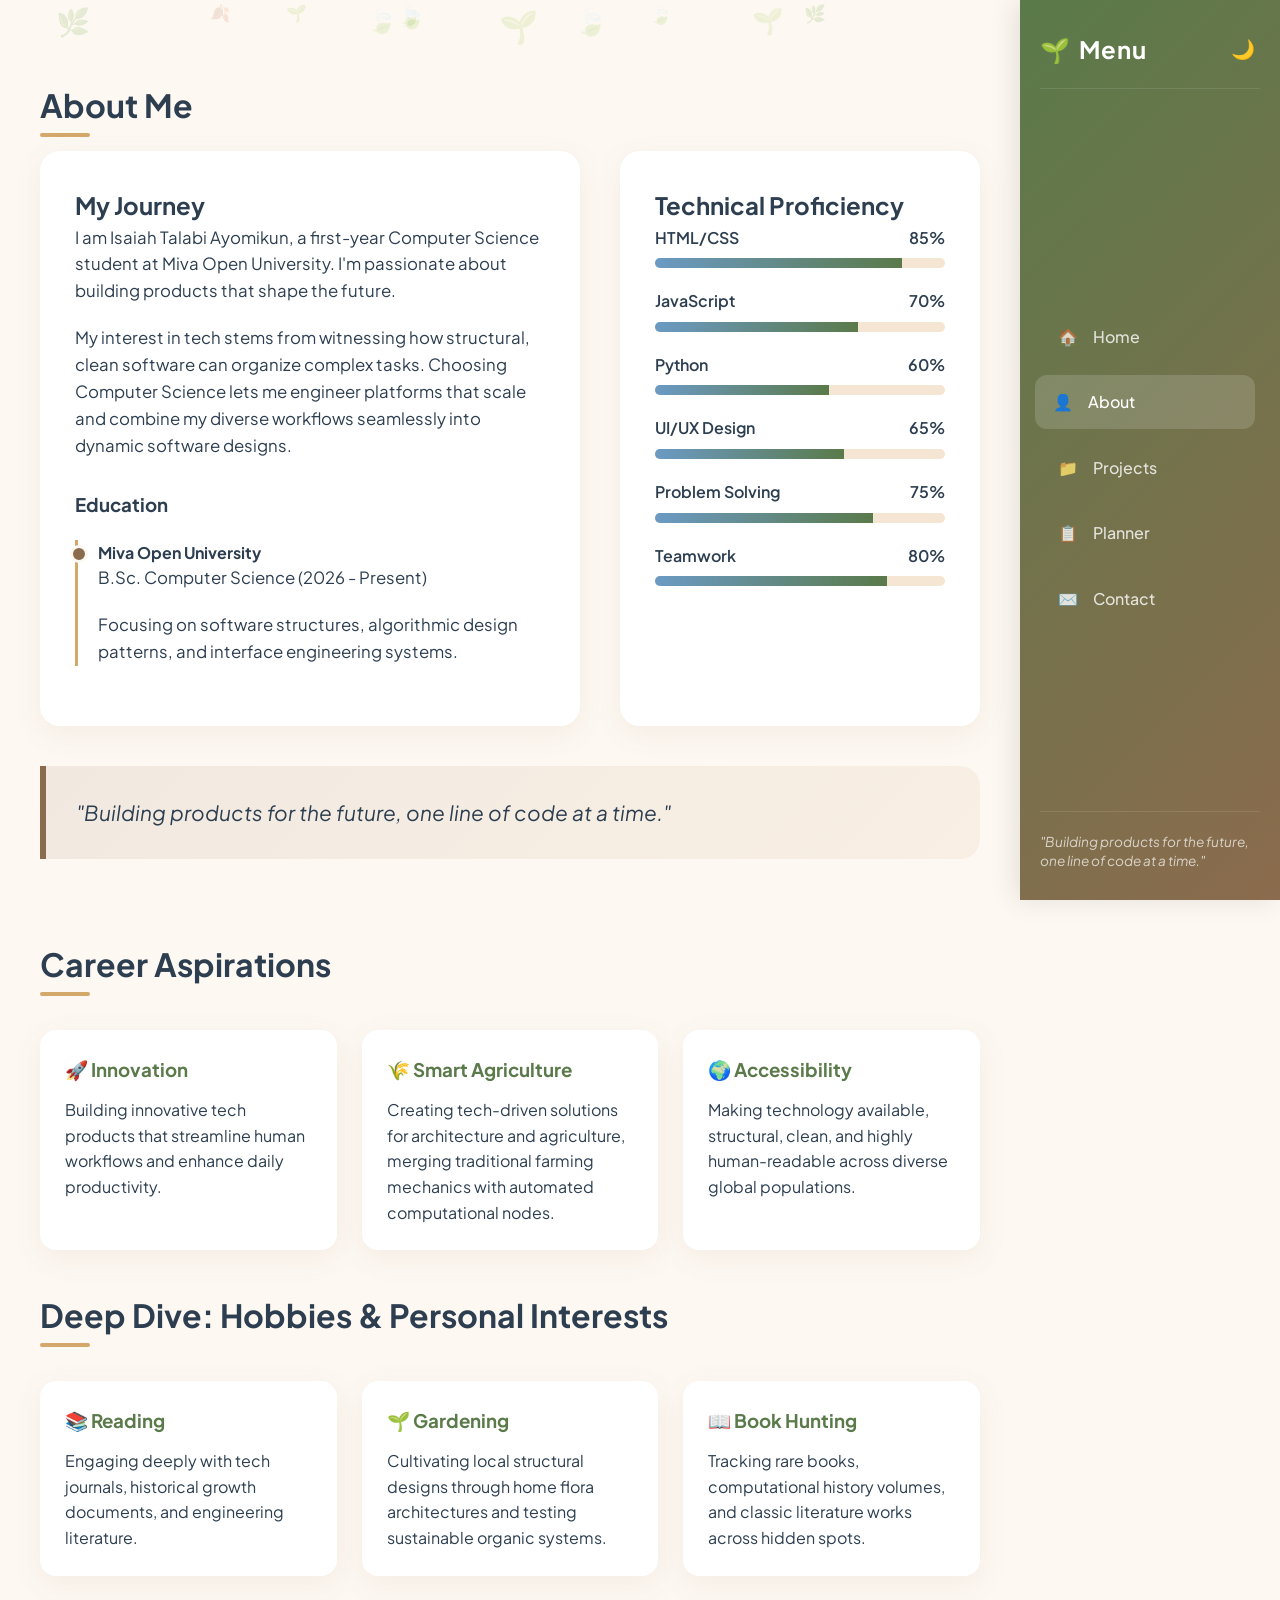
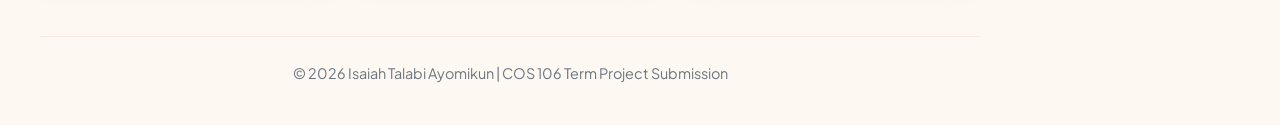
<file: about.html>
<!DOCTYPE html>
<html lang="en">
<head>
    <meta charset="UTF-8">
    <meta name="viewport" content="width=device-width, initial-scale=1.0">
    <title>About Me | Isaiah Talabi Ayomikun</title>
    <link rel="stylesheet" href="styles/style.css">
</head>
<body>
    <div class="leaves-container" id="leavesContainer"></div>
    <button class="mobile-nav-toggle" id="mobileToggle">☰</button>
    <button class="back-to-top" id="backToTop">🌿</button>

    <div class="app-container">
        <aside class="sidebar" id="sidebar">
            <div class="sidebar-header">
                <div class="logo">🌱 <span>Menu</span></div>
                <button class="theme-toggle" id="themeToggle">🌙</button>
            </div>
            <nav>
                <ul class="nav-links">
                    <li><a href="index.html"><span>🏠</span> <span>Home</span></a></li>
                    <li class="active"><a href="about.html"><span>👤</span> <span>About</span></a></li>
                    <li><a href="projects.html"><span>📁</span> <span>Projects</span></a></li>
                    <li><a href="planner.html"><span>📋</span> <span>Planner</span></a></li>
                    <li><a href="contact.html"><span>✉️</span> <span>Contact</span></a></li>
                </ul>
            </nav>
            <div class="sidebar-footer">
                "Building products for the future, one line of code at a time."
            </div>
        </aside>

        <main>
            <h1 class="section-title">About Me</h1>
            
            <div class="about-layout">
                <div class="bio-card">
                    <h2>My Journey</h2>
                    <p>I am Isaiah Talabi Ayomikun, a first-year Computer Science student at Miva Open University. I'm passionate about building products that shape the future.</p>
                    <p>My interest in tech stems from witnessing how structural, clean software can organize complex tasks. Choosing Computer Science lets me engineer platforms that scale and combine my diverse workflows seamlessly into dynamic software designs.</p>
                    
                    <h3 style="margin-top: 30px; margin-bottom: 15px;">Education</h3>
                    <div class="timeline">
                        <div class="timeline-item">
                            <h4>Miva Open University</h4>
                            <p>B.Sc. Computer Science (2026 - Present)</p>
                            <p>Focusing on software structures, algorithmic design patterns, and interface engineering systems.</p>
                        </div>
                    </div>
                </div>

                <div class="skills-card">
                    <h2>Technical Proficiency</h2>
                    <div class="skills-container">
                        <div class="skill-item">
                            <div class="skill-info"><span>HTML/CSS</span><span>85%</span></div>
                            <div class="skill-bar-bg"><div class="skill-bar-fill" data-progress="85%"></div></div>
                        </div>
                        <div class="skill-item">
                            <div class="skill-info"><span>JavaScript</span><span>70%</span></div>
                            <div class="skill-bar-bg"><div class="skill-bar-fill" data-progress="70%"></div></div>
                        </div>
                        <div class="skill-item">
                            <div class="skill-info"><span>Python</span><span>60%</span></div>
                            <div class="skill-bar-bg"><div class="skill-bar-fill" data-progress="60%"></div></div>
                        </div>
                        <div class="skill-item">
                            <div class="skill-info"><span>UI/UX Design</span><span>65%</span></div>
                            <div class="skill-bar-bg"><div class="skill-bar-fill" data-progress="65%"></div></div>
                        </div>
                        <div class="skill-item">
                            <div class="skill-info"><span>Problem Solving</span><span>75%</span></div>
                            <div class="skill-bar-bg"><div class="skill-bar-fill" data-progress="75%"></div></div>
                        </div>
                        <div class="skill-item">
                            <div class="skill-info"><span>Teamwork</span><span>80%</span></div>
                            <div class="skill-bar-bg"><div class="skill-bar-fill" data-progress="80%"></div></div>
                        </div>
                    </div>
                </div>
            </div>

            <div class="quote-block">
                "Building products for the future, one line of code at a time."
            </div>

            <h2 class="section-title">Career Aspirations</h2>
            <div class="cards-grid">
                <div class="info-card">
                    <h3>🚀 Innovation</h3>
                    <p>Building innovative tech products that streamline human workflows and enhance daily productivity.</p>
                </div>
                <div class="info-card">
                    <h3>🌾 Smart Agriculture</h3>
                    <p>Creating tech-driven solutions for architecture and agriculture, merging traditional farming mechanics with automated computational nodes.</p>
                </div>
                <div class="info-card">
                    <h3>🌍 Accessibility</h3>
                    <p>Making technology available, structural, clean, and highly human-readable across diverse global populations.</p>
                </div>
            </div>

            <h2 class="section-title">Deep Dive: Hobbies & Personal Interests</h2>
            <div class="cards-grid">
                <div class="info-card">
                    <h3>📚 Reading</h3>
                    <p>Engaging deeply with tech journals, historical growth documents, and engineering literature.</p>
                </div>
                <div class="info-card">
                    <h3>🌱 Gardening</h3>
                    <p>Cultivating local structural designs through home flora architectures and testing sustainable organic systems.</p>
                </div>
                <div class="info-card">
                    <h3>📖 Book Hunting</h3>
                    <p>Tracking rare books, computational history volumes, and classic literature works across hidden spots.</p>
                </div>
            </div>

            <footer>
                <p>&copy; 2026 Isaiah Talabi Ayomikun | COS 106 Term Project Submission</p>
            </footer>
        </main>
    </div>

    <script src="scripts/main.js"></script>
</body>
</html>
</file>
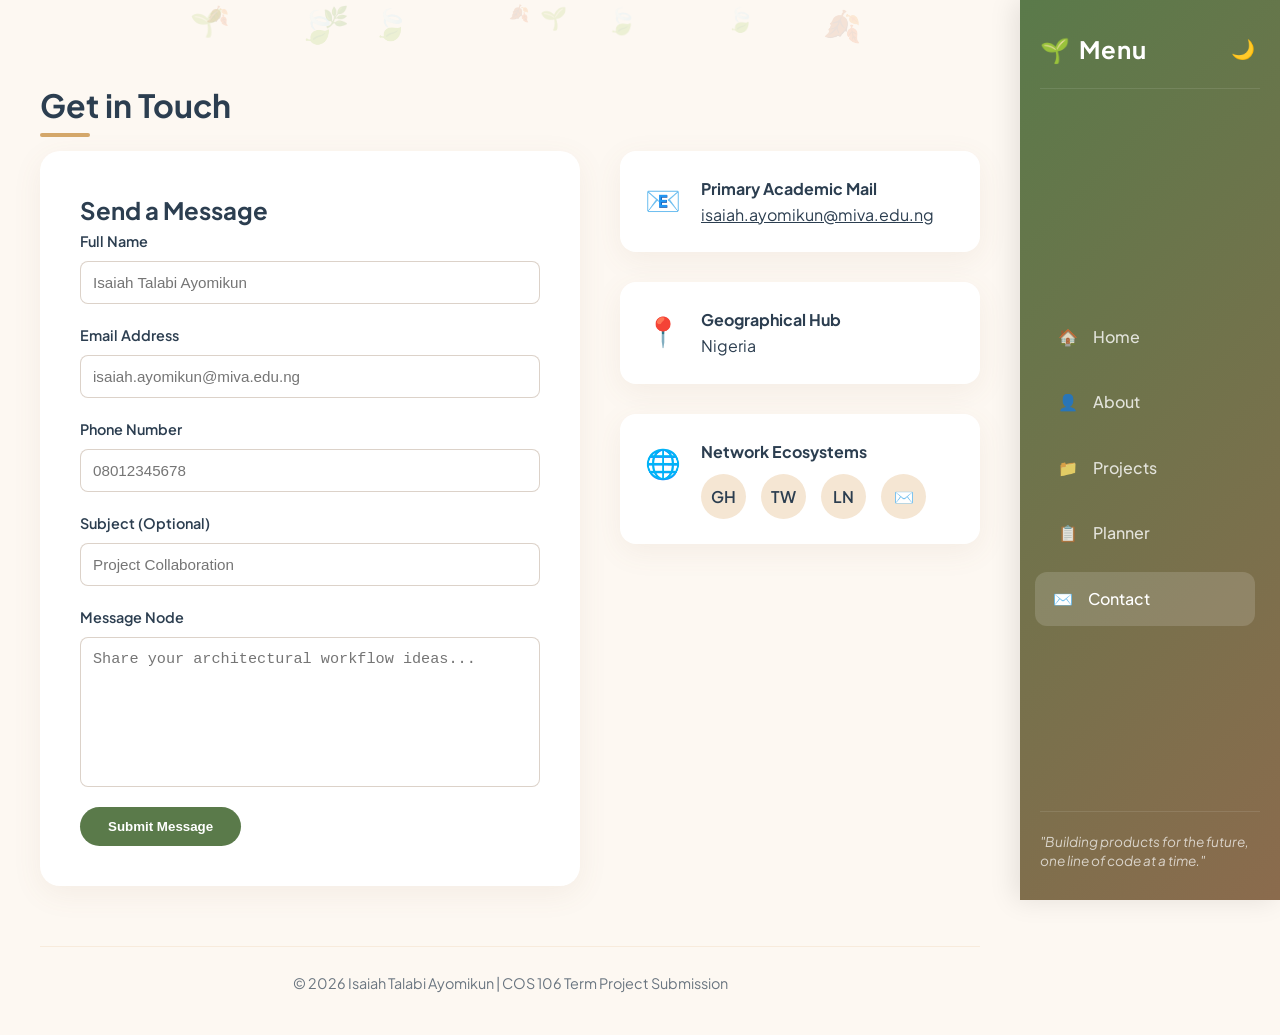
<file: contact.html>
<!DOCTYPE html>
<html lang="en">
<head>
    <meta charset="UTF-8">
    <meta name="viewport" content="width=device-width, initial-scale=1.0">
    <title>Contact | Isaiah Talabi Ayomikun</title>
    <link rel="stylesheet" href="styles/style.css">
</head>
<body>
    <div class="leaves-container" id="leavesContainer"></div>
    <button class="mobile-nav-toggle" id="mobileToggle">☰</button>
    <button class="back-to-top" id="backToTop">🌿</button>
    <div class="toast" id="toast"></div>

    <div class="app-container">
        <aside class="sidebar" id="sidebar">
            <div class="sidebar-header">
                <div class="logo">🌱 <span>Menu</span></div>
                <button class="theme-toggle" id="themeToggle">🌙</button>
            </div>
            <nav>
                <ul class="nav-links">
                    <li><a href="index.html"><span>🏠</span> <span>Home</span></a></li>
                    <li><a href="about.html"><span>👤</span> <span>About</span></a></li>
                    <li><a href="projects.html"><span>📁</span> <span>Projects</span></a></li>
                    <li><a href="planner.html"><span>📋</span> <span>Planner</span></a></li>
                    <li class="active"><a href="contact.html"><span>✉️</span> <span>Contact</span></a></li>
                </ul>
            </nav>
            <div class="sidebar-footer">
                "Building products for the future, one line of code at a time."
            </div>
        </aside>

        <main>
            <h1 class="section-title">Get in Touch</h1>

            <div class="contact-layout">
                <div class="contact-form-panel">
                    <h2>Send a Message</h2>
                    <form class="vertical-form" id="contactForm" novalidate>
                        <div class="form-group">
                            <label for="contactName">Full Name</label>
                            <input type="text" id="contactName" class="form-control" placeholder="Isaiah Talabi Ayomikun" required>
                            <div class="error-message">Name structure field is required.</div>
                        </div>
                        <div class="form-group">
                            <label for="contactEmail">Email Address</label>
                            <input type="email" id="contactEmail" class="form-control" placeholder="isaiah.ayomikun@miva.edu.ng" required>
                            <div class="error-message">Please supply a structural valid email address.</div>
                        </div>
                        <div class="form-group">
                            <label for="contactPhone">Phone Number</label>
                            <input type="text" id="contactPhone" class="form-control" placeholder="08012345678" required>
                            <div class="error-message">Phone array must consist only of integers.</div>
                        </div>
                        <div class="form-group">
                            <label for="contactSubject">Subject (Optional)</label>
                            <input type="text" id="contactSubject" class="form-control" placeholder="Project Collaboration">
                        </div>
                        <div class="form-group">
                            <label for="contactMessage">Message Node</label>
                            <textarea id="contactMessage" class="form-control" placeholder="Share your architectural workflow ideas..." required></textarea>
                            <div class="error-message">Message body field requires input.</div>
                        </div>
                        <button type="submit" class="btn btn-primary" style="align-self: flex-start;">Submit Message</button>
                    </form>
                </div>

                <div class="contact-info-panel">
                    <div class="info-item-block">
                        <div class="info-icon">📧</div>
                        <div>
                            <h4>Primary Academic Mail</h4>
                            <p><a href="mailto:isaiah.ayomikun@miva.edu.ng" style="color: var(--text-color);">isaiah.ayomikun@miva.edu.ng</a></p>
                        </div>
                    </div>

                    <div class="info-item-block">
                        <div class="info-icon">📍</div>
                        <div>
                            <h4>Geographical Hub</h4>
                            <p>Nigeria</p>
                        </div>
                    </div>

                    <div class="info-item-block">
                        <div class="info-icon">🌐</div>
                        <div>
                            <h4>Network Ecosystems</h4>
                            <div class="social-links-grid">
                                <a href="https://github.com/isaiahtalabi" target="_blank" class="social-icon-btn" title="GitHub">GH</a>
                                <a href="https://twitter.com/isaiahtalabi" target="_blank" class="social-icon-btn" title="Twitter/X">TW</a>
                                <a href="#" class="social-icon-btn" title="LinkedIn">LN</a>
                                <a href="mailto:isaiah.ayomikun@miva.edu.ng" class="social-icon-btn" title="Email">✉️</a>
                            </div>
                        </div>
                    </div>
                </div>
            </div>

            <footer>
                <p>&copy; 2026 Isaiah Talabi Ayomikun | COS 106 Term Project Submission</p>
            </footer>
        </main>
    </div>

    <script src="scripts/main.js"></script>
    <script src="scripts/contact.js"></script>
</body>
</html>
</file>
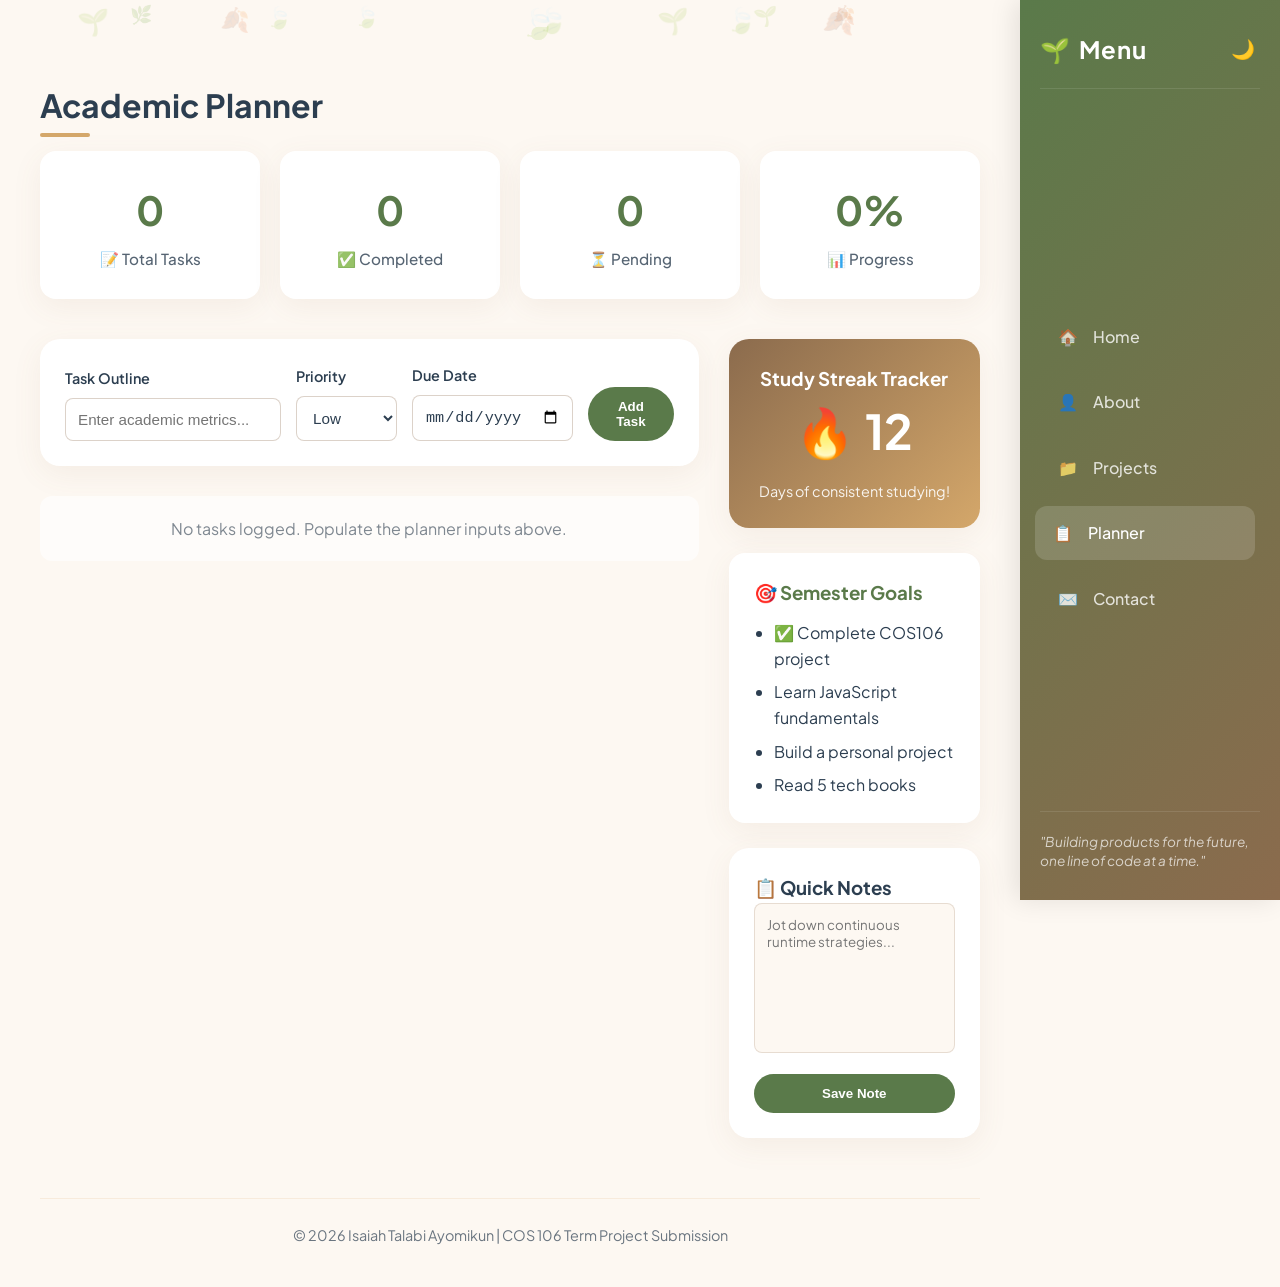
<file: planner.html>
<!DOCTYPE html>
<html lang="en">
<head>
    <meta charset="UTF-8">
    <meta name="viewport" content="width=device-width, initial-scale=1.0">
    <title>Academic Planner | Isaiah Talabi Ayomikun</title>
    <link rel="stylesheet" href="styles/style.css">
</head>
<body>
    <div class="leaves-container" id="leavesContainer"></div>
    <button class="mobile-nav-toggle" id="mobileToggle">☰</button>
    <button class="back-to-top" id="backToTop">🌿</button>

    <div class="app-container">
        <aside class="sidebar" id="sidebar">
            <div class="sidebar-header">
                <div class="logo">🌱 <span>Menu</span></div>
                <button class="theme-toggle" id="themeToggle">🌙</button>
            </div>
            <nav>
                <ul class="nav-links">
                    <li><a href="index.html"><span>🏠</span> <span>Home</span></a></li>
                    <li><a href="about.html"><span>👤</span> <span>About</span></a></li>
                    <li><a href="projects.html"><span>📁</span> <span>Projects</span></a></li>
                    <li class="active"><a href="planner.html"><span>📋</span> <span>Planner</span></a></li>
                    <li><a href="contact.html"><span>✉️</span> <span>Contact</span></a></li>
                </ul>
            </nav>
            <div class="sidebar-footer">
                "Building products for the future, one line of code at a time."
            </div>
        </aside>

        <main>
            <h1 class="section-title">Academic Planner</h1>

            <section class="stats-grid">
                <div class="stat-card">
                    <div class="stat-num" id="totalTasksCount">0</div>
                    <div class="stat-label">📝 Total Tasks</div>
                </div>
                <div class="stat-card">
                    <div class="stat-num" id="completedTasksCount">0</div>
                    <div class="stat-label">✅ Completed</div>
                </div>
                <div class="stat-card">
                    <div class="stat-num" id="pendingTasksCount">0</div>
                    <div class="stat-label">⏳ Pending</div>
                </div>
                <div class="stat-card">
                    <div class="stat-num" id="progressPercent">0%</div>
                    <div class="stat-label">📊 Progress</div>
                </div>
            </section>

            <div class="planner-dashboard">
                <div class="planner-main">
                    <section class="task-form-panel">
                        <form class="form-inline" id="taskForm">
                            <div class="form-group">
                                <label for="taskName">Task Outline</label>
                                <input type="text" id="taskName" class="form-control" placeholder="Enter academic metrics..." required>
                            </div>
                            <div class="form-group">
                                <label for="taskPriority">Priority</label>
                                <select id="taskPriority" class="form-control">
                                    <option value="Low">Low</option>
                                    <option value="Medium">Medium</option>
                                    <option value="High">High</option>
                                </select>
                            </div>
                            <div class="form-group">
                                <label for="taskDate">Due Date</label>
                                <input type="date" id="taskDate" class="form-control" required>
                            </div>
                            <button type="submit" class="btn btn-primary">Add Task</button>
                        </form>
                    </section>

                    <section>
                        <ul class="task-list" id="taskList"></ul>
                    </section>
                </div>

                <div class="planner-sidebar">
                    <div class="streak-card">
                        <h3>Study Streak Tracker</h3>
                        <div class="streak-counter">
                            <span class="flame-icon">🔥</span>
                            <span id="streakCount">12</span>
                        </div>
                        <p style="font-size: 0.9rem; margin-top: 10px; opacity: 0.9;">Days of consistent studying!</p>
                    </div>

                    <div class="info-card" style="margin-bottom: 25px;">
                        <h3>🎯 Semester Goals</h3>
                        <ul style="padding-left: 20px; margin-top: 10px; display: flex; flex-direction: column; gap: 8px;">
                            <li>✅ Complete COS106 project</li>
                            <li>Learn JavaScript fundamentals</li>
                            <li>Build a personal project</li>
                            <li>Read 5 tech books</li>
                        </ul>
                    </div>

                    <div class="notepad-card">
                        <h3>📋 Quick Notes</h3>
                        <textarea class="notepad-textarea" id="notepad" placeholder="Jot down continuous runtime strategies..."></textarea>
                        <button class="btn btn-primary" id="saveNoteBtn" style="width: 100%;">Save Note</button>
                    </div>
                </div>
            </div>

            <footer>
                <p>&copy; 2026 Isaiah Talabi Ayomikun | COS 106 Term Project Submission</p>
            </footer>
        </main>
    </div>

    <script src="scripts/main.js"></script>
    <script src="scripts/planner.js"></script>
</body>
</html>
</file>
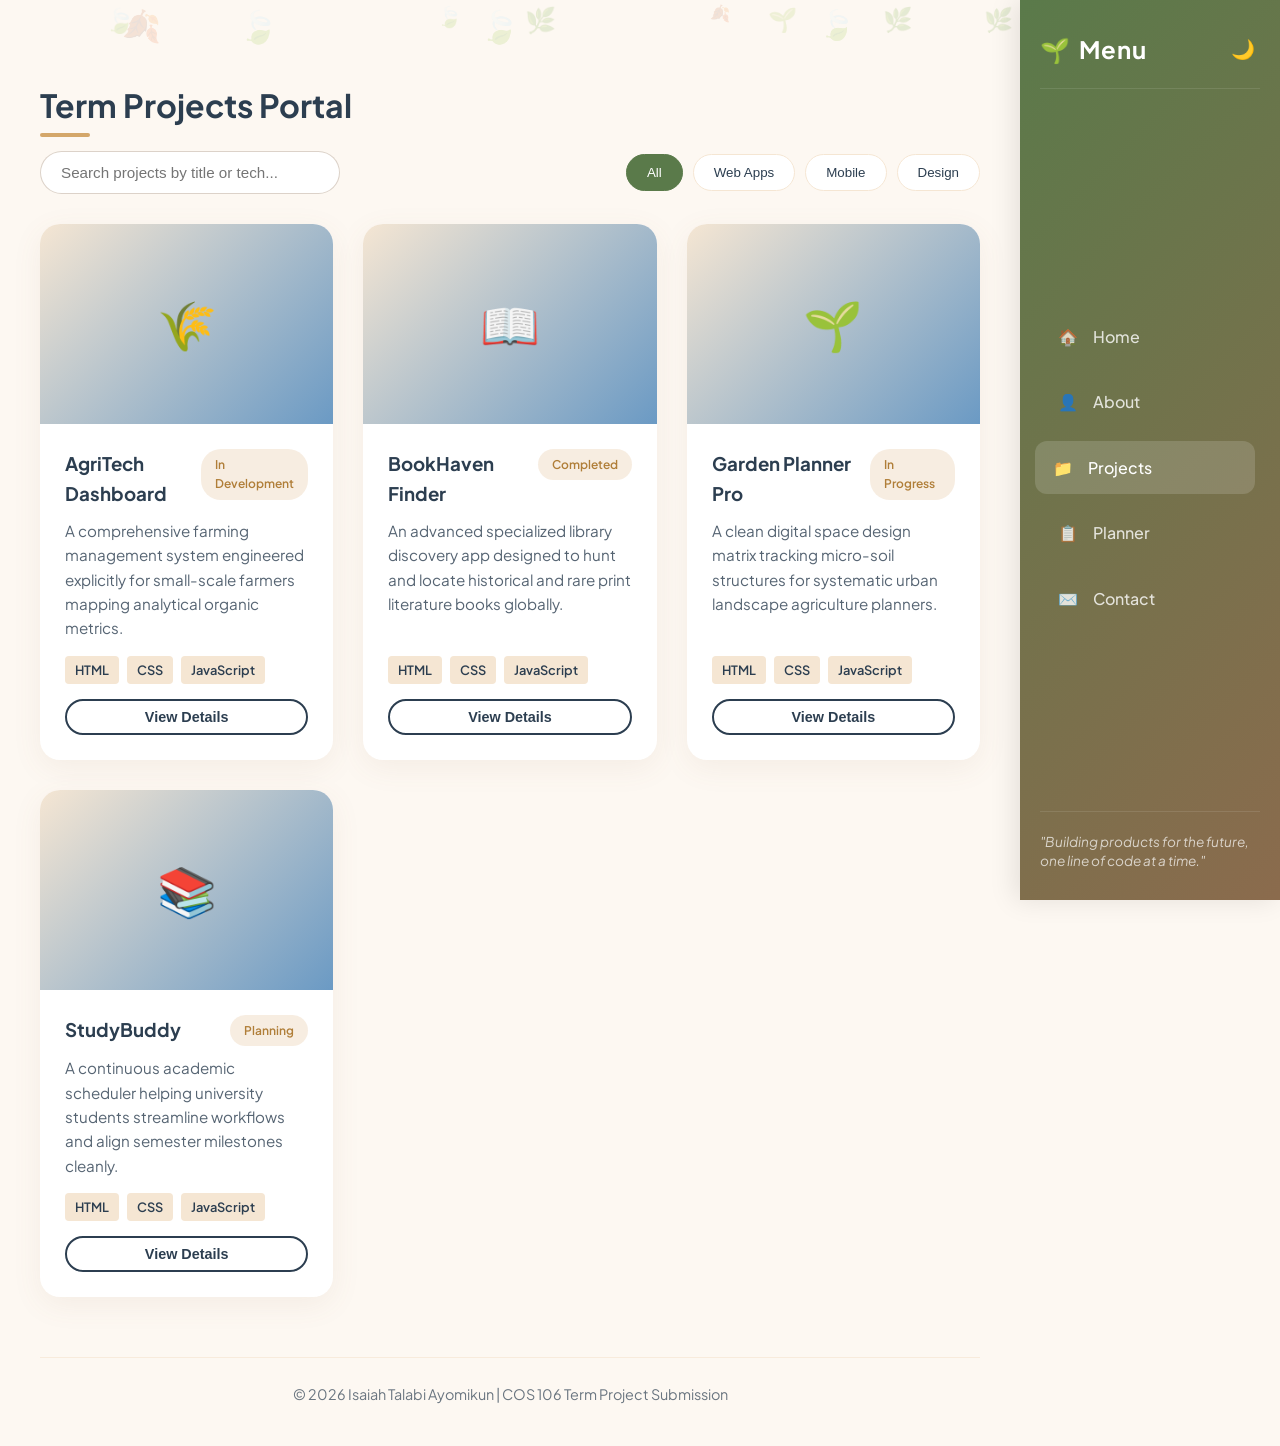
<file: projects.html>
<!DOCTYPE html>
<html lang="en">
<head>
    <meta charset="UTF-8">
    <meta name="viewport" content="width=device-width, initial-scale=1.0">
    <title>Projects | Isaiah Talabi Ayomikun</title>
    <link rel="stylesheet" href="styles/style.css">
</head>
<body>
    <div class="leaves-container" id="leavesContainer"></div>
    <button class="mobile-nav-toggle" id="mobileToggle">☰</button>
    <button class="back-to-top" id="backToTop">🌿</button>
    <div class="toast" id="toast"></div>

    <div class="app-container">
        <aside class="sidebar" id="sidebar">
            <div class="sidebar-header">
                <div class="logo">🌱 <span>Menu</span></div>
                <button class="theme-toggle" id="themeToggle">🌙</button>
            </div>
            <nav>
                <ul class="nav-links">
                    <li><a href="index.html"><span>🏠</span> <span>Home</span></a></li>
                    <li><a href="about.html"><span>👤</span> <span>About</span></a></li>
                    <li class="active"><a href="projects.html"><span>📁</span> <span>Projects</span></a></li>
                    <li><a href="planner.html"><span>📋</span> <span>Planner</span></a></li>
                    <li><a href="contact.html"><span>✉️</span> <span>Contact</span></a></li>
                </ul>
            </nav>
            <div class="sidebar-footer">
                "Building products for the future, one line of code at a time."
            </div>
        </aside>

        <main>
            <h1 class="section-title">Term Projects Portal</h1>

            <div class="controls-row">
                <input type="text" class="search-bar" id="searchBar" placeholder="Search projects by title or tech...">
                <div class="filter-buttons">
                    <button class="filter-btn active" data-filter="All">All</button>
                    <button class="filter-btn" data-filter="Web Apps">Web Apps</button>
                    <button class="filter-btn" data-filter="Mobile">Mobile</button>
                    <button class="filter-btn" data-filter="Design">Design</button>
                </div>
            </div>

            <div class="projects-grid" id="projectsGrid"></div>

            <footer>
                <p>&copy; 2026 Isaiah Talabi Ayomikun | COS 106 Term Project Submission</p>
            </footer>
        </main>
    </div>

    <script src="scripts/main.js"></script>
    <script src="scripts/projects.js"></script>
</body>
</html>
</file>
<file: styles/style.css>
/* ============================================
COS 106 - Introduction to Web Technologies
TERM PROJECT SUBMISSION
============================================
Student Name: Isaiah Talabi Ayomikun
Course: COS 106
Semester: 2026
Project Title: Portfolio & Academic Management Website

REQUIREMENTS CHECKLIST:
✅ 5 Pages (Home, About, Projects, Planner, Contact)
✅ Semantic HTML Elements
✅ Forms with Validation
✅ Tables
✅ Images
✅ Hyperlinks
✅ Lists
✅ Multimedia (Audio)
✅ External CSS
✅ Responsive Design
✅ Flexbox & CSS Grid
✅ Navigation Styling
✅ Animations/Transitions
✅ Consistent Color Scheme
✅ Mobile-Friendly
✅ JavaScript Events
✅ DOM Manipulation
✅ Form Validation
✅ Dynamic Content
✅ Arrays & Functions
✅ Task Management System
✅ LocalStorage
============================================ */

@import url('https://fonts.googleapis.com/css2?family=Plus+Jakarta+Sans:wght@300;400;500;600;700&display=swap');

:root {
    --earth-brown: #8B6B4D;
    --sky-blue: #6B9AC4;
    --warm-sand: #F5E6D3;
    --forest-green: #5A7A4A;
    --golden-wheat: #D4A76A;
    --deep-navy: #2C3E50;
    --warm-white: #FDF8F2;
    --card-bg: #FFFFFF;
    --text-color: #2C3E50;
    --shadow: 0 8px 30px rgba(139, 107, 77, 0.08);
    --transition: all 0.3s cubic-bezier(0.4, 0, 0.2, 1);
    --sidebar-width: 260px;
}

[data-theme="dark"] {
    --warm-white: #1A1F16;
    --card-bg: #252B20;
    --text-color: #FDF8F2;
    --warm-sand: #3D352E;
    --shadow: 0 8px 30px rgba(0, 0, 0, 0.3);
}

* {
    box-sizing: border-box;
    margin: 0;
    padding: 0;
}

body {
    font-family: 'Plus Jakarta Sans', sans-serif;
    background-color: var(--warm-white);
    color: var(--text-color);
    line-height: 1.6;
    overflow-x: hidden;
    transition: var(--transition);
}

::-webkit-scrollbar {
    width: 10px;
}
::-webkit-scrollbar-track {
    background: var(--warm-white);
}
::-webkit-scrollbar-thumb {
    background: var(--earth-brown);
    border-radius: 5px;
}
::-webkit-scrollbar-thumb:hover {
    background: var(--forest-green);
}

.app-container {
    display: flex;
    flex-direction: row-reverse;
    min-height: 100vh;
    position: relative;
}

main {
    flex: 1;
    margin-right: var(--sidebar-width);
    padding: 40px;
    min-height: 100vh;
    position: relative;
    z-index: 1;
}

.sidebar {
    position: fixed;
    top: 0;
    right: 0;
    bottom: 0;
    width: var(--sidebar-width);
    background: linear-gradient(135deg, var(--forest-green), var(--earth-brown));
    color: #FFFFFF;
    display: flex;
    flex-direction: column;
    justify-content: space-between;
    padding: 30px 20px;
    z-index: 100;
    box-shadow: -5px 0 25px rgba(0,0,0,0.1);
    transition: var(--transition);
}

.sidebar-header {
    display: flex;
    align-items: center;
    justify-content: space-between;
    padding-bottom: 20px;
    border-bottom: 1px solid rgba(255,255,255,0.1);
}

.logo {
    font-size: 1.5rem;
    font-weight: 700;
    display: flex;
    align-items: center;
    gap: 8px;
    letter-spacing: 1px;
}

.theme-toggle {
    background: transparent;
    border: none;
    color: #FFFFFF;
    font-size: 1.2rem;
    cursor: pointer;
    padding: 5px;
    border-radius: 50%;
    transition: var(--transition);
}

.theme-toggle:hover {
    background: rgba(255,255,255,0.1);
}

.nav-links {
    list-style: none;
    display: flex;
    flex-direction: column;
    gap: 12px;
    margin-top: 35px;
}

.nav-links a {
    display: flex;
    align-items: center;
    gap: 15px;
    color: rgba(255,255,255,0.8);
    text-decoration: none;
    padding: 14px 18px;
    border-radius: 12px;
    font-weight: 500;
    transition: var(--transition);
}

.nav-links a:hover, .nav-links li.active a {
    color: #FFFFFF;
    background: rgba(255, 255, 255, 0.15);
    transform: translateX(-5px);
}

.sidebar-footer {
    padding-top: 20px;
    border-top: 1px solid rgba(255,255,255,0.1);
    font-size: 0.85rem;
    font-style: italic;
    color: rgba(255,255,255,0.7);
    line-height: 1.4;
}

.mobile-nav-toggle {
    display: none;
    position: fixed;
    top: 20px;
    left: 20px;
    z-index: 1000;
    background: var(--forest-green);
    color: white;
    border: none;
    padding: 12px;
    border-radius: 50%;
    cursor: pointer;
    box-shadow: 0 4px 12px rgba(0,0,0,0.15);
}

.hero {
    background: linear-gradient(135deg, var(--warm-sand), var(--sky-blue));
    border-radius: 24px;
    padding: 60px;
    display: flex;
    align-items: center;
    justify-content: space-between;
    gap: 40px;
    margin-bottom: 40px;
    box-shadow: var(--shadow);
    color: var(--deep-navy);
}

.hero-content {
    max-width: 60%;
}

.hero h1 {
    font-size: 3rem;
    margin-bottom: 15px;
    line-height: 1.2;
}

.typing-text {
    font-size: 1.2rem;
    font-weight: 600;
    color: var(--forest-green);
    margin-bottom: 20px;
    min-height: 30px;
}

.hero p {
    font-size: 1.1rem;
    margin-bottom: 30px;
    opacity: 0.9;
}

.cta-buttons {
    display: flex;
    gap: 15px;
}

.btn {
    display: inline-block;
    padding: 12px 28px;
    border-radius: 30px;
    font-weight: 600;
    text-decoration: none;
    transition: var(--transition);
    cursor: pointer;
    border: none;
}

.btn-primary {
    background: var(--forest-green);
    color: white;
}

.btn-primary:hover {
    background: var(--earth-brown);
    transform: translateY(-2px);
}

.btn-secondary {
    background: transparent;
    color: var(--deep-navy);
    border: 2px solid var(--deep-navy);
}

.btn-secondary:hover {
    background: var(--deep-navy);
    color: white;
    transform: translateY(-2px);
}

.profile-img-container {
    position: relative;
    width: 280px;
    height: 280px;
}

.profile-img {
    width: 100%;
    height: 100%;
    border-radius: 50%;
    object-fit: cover;
    border: 8px solid white;
    box-shadow: var(--shadow);
    animation: pulse 4s infinite ease-in-out;
}

@keyframes pulse {
    0% { transform: scale(1); box-shadow: 0 0 0 0 rgba(90, 122, 74, 0.4); }
    70% { transform: scale(1.03); box-shadow: 0 0 0 15px rgba(90, 122, 74, 0); }
    100% { transform: scale(1); box-shadow: 0 0 0 0 rgba(90, 122, 74, 0); }
}

.section-title {
    font-size: 2rem;
    margin: 40px 0 20px 0;
    position: relative;
    display: inline-block;
    color: var(--text-color);
}

.section-title::after {
    content: '';
    position: absolute;
    bottom: -6px;
    left: 0;
    width: 50px;
    height: 4px;
    background: var(--golden-wheat);
    border-radius: 2px;
}

.stats-grid {
    display: grid;
    grid-template-columns: repeat(4, 1fr);
    gap: 20px;
    margin-bottom: 40px;
}

.stat-card {
    background: var(--card-bg);
    padding: 25px;
    border-radius: 16px;
    text-align: center;
    box-shadow: var(--shadow);
    border: 2px solid transparent;
    transition: var(--transition);
}

.stat-card:hover {
    transform: translateY(-5px);
    border-color: var(--earth-brown);
}

.stat-num {
    font-size: 2.5rem;
    font-weight: 700;
    color: var(--forest-green);
    margin-bottom: 5px;
}

.stat-label {
    font-size: 0.95rem;
    font-weight: 500;
    color: var(--text-color);
    opacity: 0.8;
}

.card-gradient-border {
    position: relative;
    background: var(--card-bg);
    border-radius: 20px;
    padding: 30px;
    box-shadow: var(--shadow);
    z-index: 1;
}

.card-gradient-border::before {
    content: '';
    position: absolute;
    top: -2px; left: -2px; right: -2px; bottom: -2px;
    background: linear-gradient(45deg, var(--earth-brown), var(--golden-wheat));
    border-radius: 22px;
    z-index: -1;
    opacity: 0.4;
    transition: var(--transition);
}

.card-gradient-border:hover::before {
    opacity: 1;
}

.table-wrapper {
    overflow-x: auto;
    margin-top: 15px;
}

table {
    width: 100%;
    border-collapse: collapse;
    text-align: left;
}

th, td {
    padding: 16px 20px;
    border-bottom: 1px solid var(--warm-sand);
}

th {
    background-color: var(--warm-sand);
    color: var(--deep-navy);
    font-weight: 600;
}

td {
    color: var(--text-color);
}

.status-badge {
    padding: 6px 14px;
    border-radius: 20px;
    font-size: 0.85rem;
    font-weight: 600;
    background: rgba(212, 167, 106, 0.2);
    color: #b07e38;
}

.badges-container {
    display: flex;
    flex-wrap: wrap;
    gap: 15px;
    margin-top: 15px;
}

.badge {
    background: var(--card-bg);
    padding: 12px 24px;
    border-radius: 30px;
    box-shadow: var(--shadow);
    display: flex;
    align-items: center;
    gap: 10px;
    font-weight: 500;
    border: 1px solid rgba(139, 107, 77, 0.15);
}

.custom-audio-player {
    background: var(--card-bg);
    padding: 20px;
    border-radius: 16px;
    box-shadow: var(--shadow);
    max-width: 400px;
    margin-top: 20px;
    display: flex;
    align-items: center;
    gap: 15px;
}

.audio-btn {
    background: var(--forest-green);
    color: white;
    border: none;
    width: 45px;
    height: 45px;
    border-radius: 50%;
    cursor: pointer;
    font-size: 1.1rem;
    display: flex;
    align-items: center;
    justify-content: center;
}

.audio-progress {
    flex: 1;
    height: 6px;
    background: var(--warm-sand);
    border-radius: 3px;
    cursor: pointer;
    position: relative;
}

.audio-progress-bar {
    width: 0%;
    height: 100%;
    background: var(--forest-green);
    border-radius: 3px;
}

.about-layout {
    display: grid;
    grid-template-columns: 3fr 2fr;
    gap: 40px;
}

.bio-card, .skills-card {
    background: var(--card-bg);
    padding: 35px;
    border-radius: 20px;
    box-shadow: var(--shadow);
}

.bio-card p {
    margin-bottom: 20px;
    font-size: 1.05rem;
}

.skills-container {
    display: flex;
    flex-direction: column;
    gap: 20px;
}

.skill-item {
    width: 100%;
}

.skill-info {
    display: flex;
    justify-content: space-between;
    margin-bottom: 8px;
    font-weight: 600;
}

.skill-bar-bg {
    width: 100%;
    height: 100%;
    background: var(--warm-sand);
    height: 10px;
    border-radius: 5px;
    overflow: hidden;
}

.skill-bar-fill {
    height: 100%;
    background: linear-gradient(90deg, var(--sky-blue), var(--forest-green));
    width: 0%;
    transition: width 1.5s cubic-bezier(0.1, 1, 0.1, 1);
}

.timeline {
    margin-top: 20px;
    border-left: 3px solid var(--golden-wheat);
    padding-left: 20px;
}

.timeline-item {
    position: relative;
    margin-bottom: 25px;
}

.timeline-item::before {
    content: '';
    position: absolute;
    left: -28px;
    top: 5px;
    width: 12px;
    height: 12px;
    border-radius: 50%;
    background: var(--earth-brown);
    border: 3px solid var(--warm-white);
}

.cards-grid {
    display: grid;
    grid-template-columns: repeat(auto-fill, minmax(280px, 1fr));
    gap: 25px;
    margin-top: 20px;
}

.info-card {
    background: var(--card-bg);
    padding: 25px;
    border-radius: 16px;
    box-shadow: var(--shadow);
    transition: var(--transition);
}

.info-card:hover {
    transform: translateY(-5px);
}

.info-card h3 {
    margin-bottom: 12px;
    color: var(--forest-green);
    display: flex;
    align-items: center;
    gap: 10px;
}

.quote-block {
    background: linear-gradient(135deg, rgba(139, 107, 77, 0.1), rgba(212, 167, 106, 0.1));
    border-left: 6px solid var(--earth-brown);
    padding: 30px;
    border-radius: 0 20px 20px 0;
    margin: 40px 0;
    font-size: 1.3rem;
    font-style: italic;
    color: var(--deep-navy);
}

.controls-row {
    display: flex;
    justify-content: space-between;
    align-items: center;
    gap: 20px;
    margin-bottom: 30px;
    flex-wrap: wrap;
}

.search-bar {
    padding: 12px 20px;
    border-radius: 30px;
    border: 1px solid rgba(139, 107, 77, 0.3);
    background: var(--card-bg);
    color: var(--text-color);
    width: 300px;
    font-size: 0.95rem;
}

.filter-buttons {
    display: flex;
    gap: 10px;
}

.filter-btn {
    padding: 10px 20px;
    border-radius: 20px;
    background: var(--card-bg);
    border: 1px solid var(--warm-sand);
    color: var(--text-color);
    cursor: pointer;
    font-weight: 500;
    transition: var(--transition);
}

.filter-btn.active, .filter-btn:hover {
    background: var(--forest-green);
    color: white;
    border-color: var(--forest-green);
}

.projects-grid {
    display: grid;
    grid-template-columns: repeat(3, 1fr);
    gap: 30px;
}

.project-card {
    background: var(--card-bg);
    border-radius: 20px;
    overflow: hidden;
    box-shadow: var(--shadow);
    transition: var(--transition);
    display: flex;
    flex-direction: column;
}

.project-card:hover {
    transform: translateY(-8px);
}

.project-img {
    height: 200px;
    background: linear-gradient(135deg, var(--warm-sand), var(--sky-blue));
    display: flex;
    align-items: center;
    justify-content: center;
    font-size: 3rem;
}

.project-info {
    padding: 25px;
    flex: 1;
    display: flex;
    flex-direction: column;
    justify-content: space-between;
}

.project-tags {
    display: flex;
    flex-wrap: wrap;
    gap: 8px;
    margin: 15px 0;
}

.tag {
    font-size: 0.8rem;
    padding: 4px 10px;
    border-radius: 4px;
    background: var(--warm-sand);
    color: var(--deep-navy);
    font-weight: 600;
}

.planner-dashboard {
    display: grid;
    grid-template-columns: 2fr 1fr;
    gap: 30px;
}

.planner-main {
    display: flex;
    flex-direction: column;
    gap: 30px;
}

.task-form-panel {
    background: var(--card-bg);
    padding: 25px;
    border-radius: 20px;
    box-shadow: var(--shadow);
}

.form-inline {
    display: grid;
    grid-template-columns: 2fr 1fr 1fr auto;
    gap: 15px;
    align-items: end;
}

.form-group {
    display: flex;
    flex-direction: column;
    gap: 8px;
}

.form-group label {
    font-size: 0.9rem;
    font-weight: 600;
    color: var(--text-color);
}

.form-control {
    padding: 12px;
    border-radius: 8px;
    border: 1px solid rgba(139, 107, 77, 0.3);
    background: var(--card-bg);
    color: var(--text-color);
    font-size: 0.95rem;
}

.task-list {
    list-style: none;
    display: flex;
    flex-direction: column;
    gap: 15px;
}

.task-item {
    background: var(--card-bg);
    padding: 18px 25px;
    border-radius: 12px;
    box-shadow: var(--shadow);
    display: flex;
    align-items: center;
    justify-content: space-between;
    transition: var(--transition);
}

.task-left {
    display: flex;
    align-items: center;
    gap: 15px;
}

.task-checkbox {
    width: 20px;
    height: 20px;
    accent-color: var(--forest-green);
    cursor: pointer;
}

.task-text {
    font-weight: 500;
}

.task-item.completed .task-text {
    text-decoration: line-through;
    opacity: 0.5;
}

.task-right {
    display: flex;
    align-items: center;
    gap: 15px;
}

.priority-indicator {
    padding: 4px 12px;
    border-radius: 20px;
    font-size: 0.8rem;
    font-weight: 600;
    text-transform: uppercase;
}

.priority-high { background: rgba(231, 76, 60, 0.15); color: #c0392b; }
.priority-medium { background: rgba(230, 126, 34, 0.15); color: #d35400; }
.priority-low { background: rgba(46, 204, 113, 0.15); color: #27ae60; }

.task-date {
    font-size: 0.85rem;
    opacity: 0.7;
}

.delete-btn {
    background: transparent;
    border: none;
    font-size: 1.2rem;
    cursor: pointer;
    padding: 5px;
    transition: var(--transition);
}

.delete-btn:hover {
    transform: scale(1.1);
}

.streak-card {
    background: linear-gradient(135deg, var(--earth-brown), var(--golden-wheat));
    color: white;
    padding: 25px;
    border-radius: 20px;
    box-shadow: var(--shadow);
    text-align: center;
    margin-bottom: 25px;
}

.streak-counter {
    font-size: 3rem;
    font-weight: 700;
    display: flex;
    align-items: center;
    justify-content: center;
    gap: 10px;
}

.flame-icon {
    animation: flicker 1.5s infinite alternate;
}

@keyframes flicker {
    0% { transform: scale(1); opacity: 0.9; }
    100% { transform: scale(1.1); opacity: 1; filter: drop-shadow(0 0 8px rgba(255,255,255,0.6)); }
}

.notepad-card {
    background: var(--card-bg);
    padding: 25px;
    border-radius: 20px;
    box-shadow: var(--shadow);
}

.notepad-textarea {
    width: 100%;
    height: 150px;
    border: 1px solid rgba(139, 107, 77, 0.2);
    border-radius: 8px;
    padding: 12px;
    resize: none;
    background: var(--warm-white);
    color: var(--text-color);
    margin-bottom: 15px;
    font-family: inherit;
}

.contact-layout {
    display: grid;
    grid-template-columns: 3fr 2fr;
    gap: 40px;
}

.contact-form-panel {
    background: var(--card-bg);
    padding: 40px;
    border-radius: 20px;
    box-shadow: var(--shadow);
}

.vertical-form {
    display: flex;
    flex-direction: column;
    gap: 20px;
}

.vertical-form .form-control {
    width: 100%;
}

.vertical-form textarea.form-control {
    height: 150px;
    resize: none;
}

.form-control.valid {
    border-color: #27ae60 !important;
    box-shadow: 0 0 5px rgba(46, 204, 113, 0.2);
}

.form-control.invalid {
    border-color: #c0392b !important;
    box-shadow: 0 0 5px rgba(192, 41, 43, 0.2);
}

.error-message {
    color: #c0392b;
    font-size: 0.8rem;
    margin-top: 4px;
    display: none;
}

.contact-info-panel {
    display: flex;
    flex-direction: column;
    gap: 30px;
}

.info-item-block {
    background: var(--card-bg);
    padding: 25px;
    border-radius: 16px;
    box-shadow: var(--shadow);
    display: flex;
    align-items: flex-start;
    gap: 20px;
}

.info-icon {
    font-size: 1.8rem;
    color: var(--forest-green);
}

.social-links-grid {
    display: flex;
    gap: 15px;
    margin-top: 10px;
}

.social-icon-btn {
    width: 45px;
    height: 45px;
    border-radius: 50%;
    background: var(--warm-sand);
    color: var(--deep-navy);
    display: flex;
    align-items: center;
    justify-content: center;
    text-decoration: none;
    font-weight: 600;
    transition: var(--transition);
}

.social-icon-btn:hover {
    background: var(--forest-green);
    color: white;
    transform: translateY(-3px);
}

footer {
    margin-top: 60px;
    padding-top: 25px;
    border-top: 1px solid var(--warm-sand);
    text-align: center;
    font-size: 0.9rem;
    opacity: 0.7;
}

.toast {
    position: fixed;
    bottom: -100px;
    left: 40px;
    background: var(--earth-brown);
    color: white;
    padding: 16px 32px;
    border-radius: 30px;
    box-shadow: 0 10px 30px rgba(0,0,0,0.2);
    font-weight: 600;
    z-index: 10000;
    transition: transform 0.4s cubic-bezier(0.175, 0.885, 0.32, 1.275), opacity 0.4s;
    opacity: 0;
}

.toast.show {
    transform: translateY(-140px);
    opacity: 1;
}

.back-to-top {
    position: fixed;
    bottom: 30px;
    left: 30px;
    width: 50px;
    height: 50px;
    background: var(--forest-green);
    color: white;
    border: none;
    border-radius: 50%;
    cursor: pointer;
    box-shadow: 0 4px 15px rgba(0,0,0,0.2);
    display: flex;
    align-items: center;
    justify-content: center;
    font-size: 1.2rem;
    z-index: 999;
    opacity: 0;
    visibility: hidden;
    transition: var(--transition);
}

.back-to-top.visible {
    opacity: 1;
    visibility: visible;
}

.leaves-container {
    position: fixed;
    top: 0;
    left: 0;
    width: 100%;
    height: 100%;
    pointer-events: none;
    z-index: 0;
    overflow: hidden;
}

.leaf {
    position: absolute;
    color: rgba(90, 122, 74, 0.15);
    font-size: 1.5rem;
    animation: fall linear infinite;
}

@keyframes fall {
    0% { transform: translateY(-50px) rotate(0deg); opacity: 0; }
    10% { opacity: 1; }
    90% { opacity: 1; }
    100% { transform: translateY(105vh) rotate(360deg); opacity: 0; }
}

@media (max-width: 1024px) {
    :root { --sidebar-width: 80px; }
    .sidebar { padding: 30px 10px; align-items: center; }
    .logo span, .sidebar-footer, .nav-links a span { display: none; }
    .nav-links a { justify-content: center; padding: 14px; }
    .hero { padding: 40px; }
    .hero h1 { font-size: 2.2rem; }
    .projects-grid { grid-template-columns: repeat(2, 1fr); }
    .about-layout, .planner-dashboard, .contact-layout { grid-template-columns: 1fr; }
}

@media (max-width: 768px) {
    :root { --sidebar-width: 0px; }
    .sidebar {
        transform: translateX(100%);
        width: 260px;
    }
    .sidebar.active {
        transform: translateX(0);
    }
    .sidebar.active .logo span, .sidebar.active .nav-links a span {
        display: inline;
    }
    .mobile-nav-toggle { display: block; }
    main { margin-right: 0; padding: 20px; padding-top: 80px; }
    .hero { flex-direction: column-reverse; text-align: center; padding: 30px 20px; }
    .hero-content { max-width: 100%; }
    .cta-buttons { justify-content: center; }
    .profile-img-container { width: 200px; height: 200px; }
    .stats-grid { grid-template-columns: repeat(2, 1fr); }
    .projects-grid { grid-template-columns: 1fr; }
    .controls-row {
        flex-direction: column;
        align-items: stretch;
    }
    .search-bar {
        width: 100%;
    }
    .filter-buttons {
        width: 100%;
        flex-wrap: wrap;
    }
    .filter-btn {
        flex: 1 1 calc(50% - 10px);
    }
    .form-inline { grid-template-columns: 1fr; }
    .form-inline .btn { width: 100%; }
}
</file>
